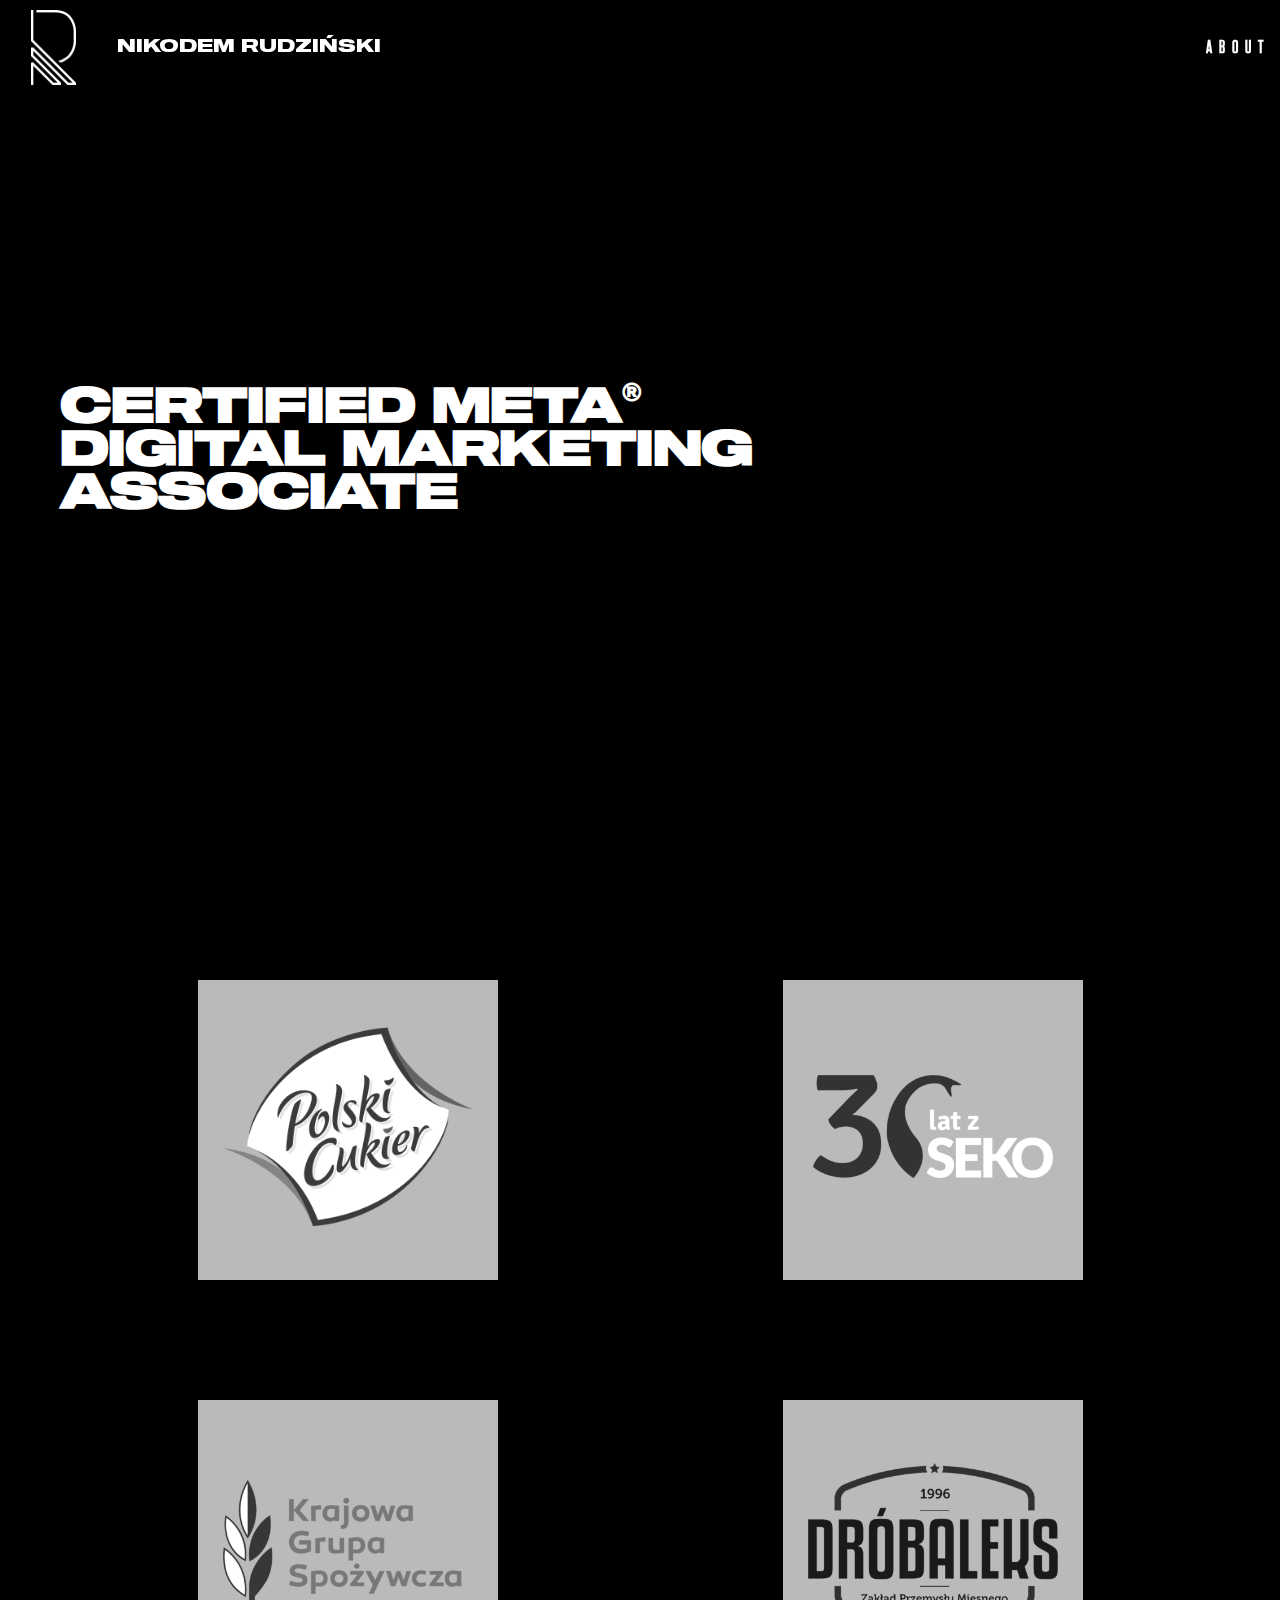
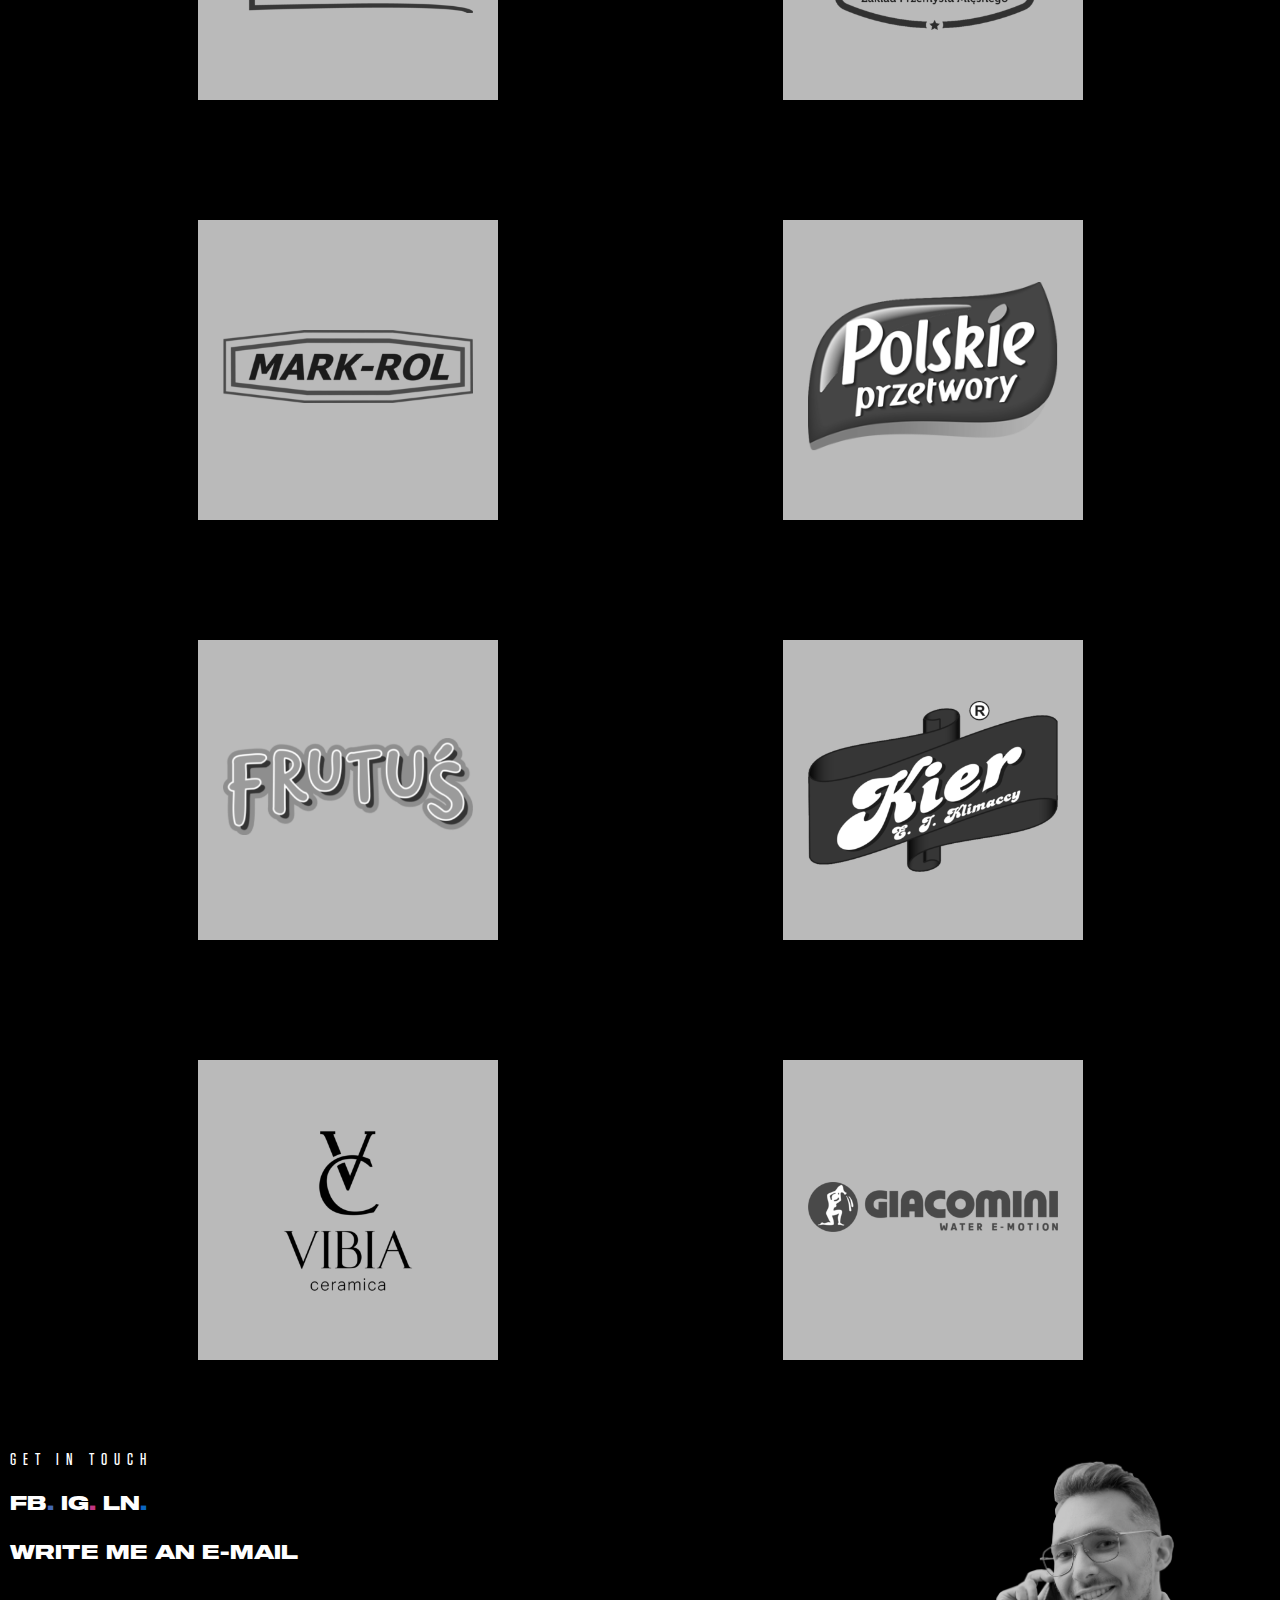
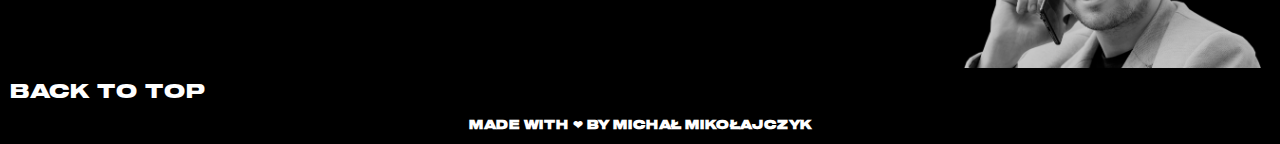
<file: index.html>
<!DOCTYPE html>
<html lang="en">
  <head>
    <meta charset="UTF-8" />
    <meta http-equiv="X-UA-Compatible" content="IE=edge" />
    <meta name="viewport" content="width=device-width, initial-scale=1.0" />
    <title>Nikodem Rudziński</title>
    <link rel="stylesheet" href="./style.css" type="text/css" />
    <link rel="icon" href="./img/favicon.ico" type="image/x-icon" />
  </head>
  <body class="body">
    <nav class="top-navigation">
      <div class="top-navigation__logo">
        <img src="./img/logo.webp" class="top-navigation__img" /><a
          class="top-navigation__name"
          >Nikodem Rudziński
        </a>
      </div>
      <a href="./about.html" class="top-navigation__anchor-about">About</a>
    </nav>
    <div id="top"></div>
    <main class="main-content">
      <div class="main-content__title">
        <div>
          <h1 class="title">
            Certified Meta<span class="small-top">®</span> <br />
            Digital Marketing <br />
            Associate
          </h1>
        </div>
      </div>
      <div class="main-content__brands">
        <div class="main-content__brand">
          <a target="_blank" href="https://www.facebook.com/polskicukierpl"
            ><img
              class="main-content__brand__img"
              src="./img/brands/2071.png"
            />
          </a>
        </div>
        <div class="main-content__brand">
          <a target="_blank" href="https://www.facebook.com/sekonafalismaku"
            ><img
              class="main-content__brand__img"
              src="./img/brands/30_SEKO_logo_w (1).png"
          /></a>
        </div>
        <div class="main-content__brand">
          <a
            target="_blank"
            href="https://www.facebook.com/krajowagrupaspozywcza"
            ><img
              class="main-content__brand__img"
              src="./img/brands/Krajowa Grupa Spożywcza_RGB.png"
          /></a>
        </div>
        <div class="main-content__brand">
          <a target="_blank" href="https://www.facebook.com/drobaleks"
            ><img
              class="main-content__brand__img"
              src="./img/brands/drobaleks_logo_v7_FINAL_FLAT-1.png"
          /></a>
        </div>
        <div class="main-content__brand">
          <a target="_blank" href="https://www.facebook.com/markrol.bydgoszcz"
            ><img
              class="main-content__brand__img"
              src="./img/brands/logo duże..png"
          /></a>
        </div>
        <div class="main-content__brand">
          <a target="_blank" href="https://www.facebook.com/PLPrzetwory"
            ><img
              class="main-content__brand__img"
              src="./img/brands/logo-big-new (1).png"
          /></a>
        </div>
        <div class="main-content__brand">
          <a target="_blank" href="https://www.facebook.com/frutus.soki"
            ><img
              class="main-content__brand__img"
              src="./img/brands/frutus-emblem.png   "
          /></a>
        </div>
        <div class="main-content__brand">
          <a target="_blank" href="https://www.facebook.com/KIERujsiesmakiem"
            ><img class="main-content__brand__img" src="./img/brands/logo.png"
          /></a>
        </div>
        <div class="main-content__brand">
          <a target="_blank" href="https://www.facebook.com/VibiaCeramica"
            ><img
              class="main-content__brand__img"
              src="./img/brands/VIBIA ceramica_LOGO_czarne_bez tła.png"
          /></a>
        </div>
        <div class="main-content__brand">
          <a
            target="_blank"
            href="https://www.linkedin.com/company/giacomini-pl/?viewAsMember=true&fbclid=IwAR2AeMqno2m22s0CyJQZJH7ZCjwa-pkY6yT_xiEr-Mfe6nBnDxfqaMiRfEU"
            ><img
              class="main-content__brand__img"
              src="./img/brands/GIACOMINI_marchio_CMYK.png"
          /></a>
        </div>
      </div>
    </main>
    <footer class="footer">
      <h4 class="footer__text">get in touch</h4>
      <div class="footer__media-container">
        <a
          class="footer__media-link--fb"
          target="_blank"
          href="https://www.facebook.com/dyzmaaa"
          >FB</a
        >
        <a
          class="footer__media-link--ig"
          target="_blank"
          href="https://www.instagram.com/sgtniker/"
          >IG</a
        >
        <a
          class="footer__media-link--ln"
          target="_blank"
          href="https://www.linkedin.com/in/nikodemrudzinski/"
          >LN</a
        >
      </div>
      <p><a href="mailto:#" class="footer__email">Write me an e-mail</a></p>
      <div class="container">
        <div class="footer__to-top">
          <p class="back-to-top">
            <a href="#top">back to top</a>
          </p>
        </div>
        <div class="footer__copyright">
          <h4 class="copyright">
            made with ❤ by
            <a href="mailto:m.michal2003@gmail.com">Michał Mikołajczyk</a>
          </h4>
        </div>
      </div>
    </footer>
    <script src="./index.js"></script>
  </body>
</html>
</file>
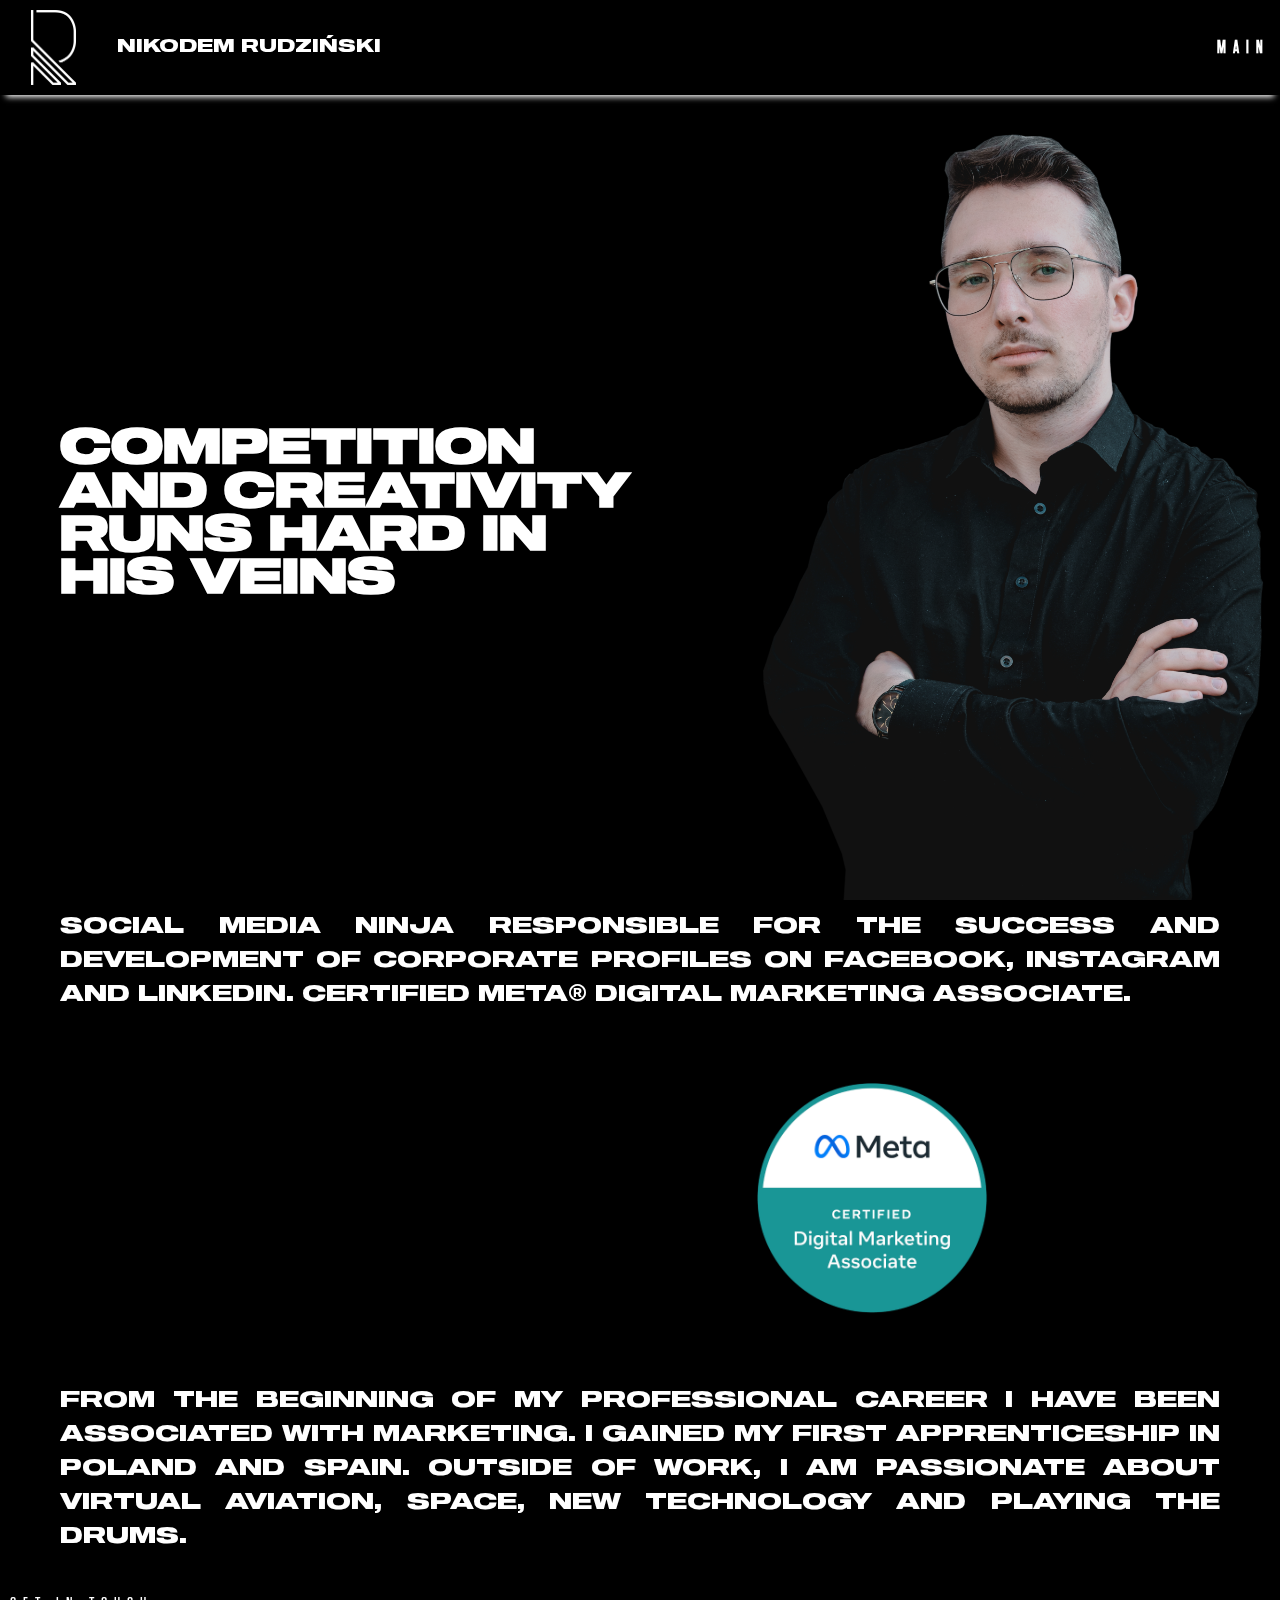
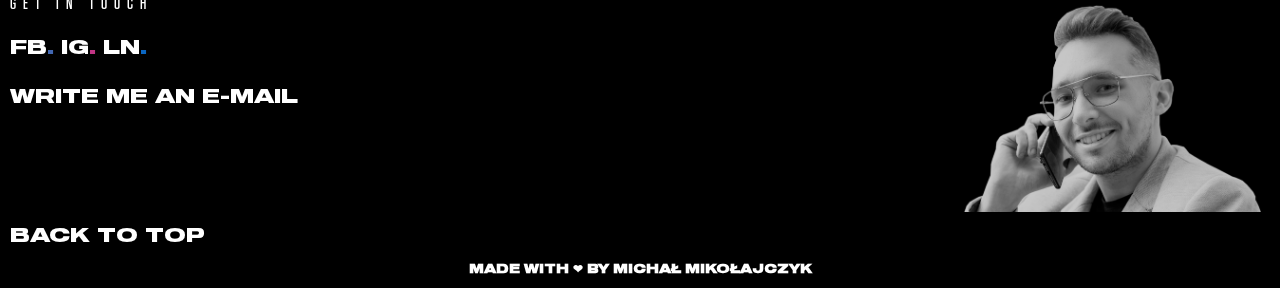
<file: about.html>
<!DOCTYPE html>
<html lang="en-US">
  <head>
    <meta charset="UTF-8" />
    <meta http-equiv="X-UA-Compatible" content="IE=edge" />
    <meta name="viewport" content="width=device-width, initial-scale=1.0" />
    <title>Nikodem Rudziński</title>
    <link rel="stylesheet" href="./style.css" type="text/css" />
    <link rel="icon" href="./img/favicon.ico" type="image/x-icon" />
  </head>
  <body class="body body--about">
    <nav class="top-navigation">
      <div class="top-navigation__logo">
        <img src="./img/logo.webp" class="top-navigation__img" /><a
          class="top-navigation__name"
          >Nikodem Rudziński</a
        >
      </div>
      <a href="./index.html" class="top-navigation__anchor-about">main</a>
    </nav>
    <main class="main-content main-content--about">
      <div class="main-content__title">
        <h1 class="title title--about">
          <span><br /><br /><br /></span>
          Competition<br />
          and creativity<br />
          runs hard in<br />
          his veins
        </h1>
      </div>
      <div class="main-content__bio">
        <span>
          Social Media Ninja responsible for the success and development of
          corporate profiles on Facebook, Instagram and LinkedIn. Certified
          Meta® Digital Marketing Associate.
        </span>
        <img src="./img/meta.png" class="meta" />
        <span>
          From the beginning of my professional career I have been associated
          with Marketing. I gained my first apprenticeship in Poland and Spain.
          Outside of work, I am passionate about virtual aviation, space, new
          technology and playing the drums.
        </span>
      </div>
    </main>
    <footer class="footer">
      <h4 class="footer__text">get in touch</h4>
      <div class="footer__media-container">
        <a
          class="footer__media-link--fb"
          target="_blank"
          href="https://www.facebook.com/dyzmaaa"
          >FB</a
        >
        <a
          class="footer__media-link--ig"
          target="_blank"
          href="https://www.instagram.com/sgtniker/"
          >IG</a
        >
        <a
          class="footer__media-link--ln"
          target="_blank"
          href="https://www.linkedin.com/in/nikodemrudzinski/"
          >LN</a
        >
      </div>
      <p><a href="mailto:#" class="footer__email">Write me an e-mail</a></p>
      <div class="container">
        <div class="footer__to-top">
          <p class="back-to-top"><a class="smooth" href="#">back to top</a></p>
        </div>
        <div class="footer__copyright">
          <h4 class="copyright">
            made with ❤ by
            <a href="mailto:m.michal2003@gmail.com">Michał Mikołajczyk</a>
          </h4>
        </div>
      </div>
    </footer>
    <script src="about.js"></script>
  </body>
</html>
</file>
<file: style.css>
@font-face{font-family:"Sequel";src:url(./fonts/Sequel100Black-85.ttf)}@font-face{font-family:"Tungsten";src:url(./fonts/tungsten-medium_bigfontsite.com.otf)}*{font-family:"Sequel";text-transform:uppercase;margin:0;scroll-behavior:smooth}.invert{filter:invert(1)}a{text-decoration:none;color:inherit}.body{transition:all .5s linear;background-color:#000;color:#fff}.body--about{background-image:url(./img/niko/IMG_8688.png);background-attachment:fixed;background-repeat:no-repeat;background-position:right;background-size:contain;-webkit-backdrop-filter:brightness(80%);backdrop-filter:brightness(80%)}.body--about .top-navigation{box-shadow:0px 8px 6px -6px #fff}.brightness{background-color:rgba(0,0,0,.5)}.backgroundWhite{background-color:#fff;color:#000}.top-navigation{display:flex;justify-content:space-between;align-items:center;background-color:transparent;position:fixed;width:100%;z-index:100;color:inherit;-webkit-backdrop-filter:blur(2px);backdrop-filter:blur(2px);box-shadow:0 8px 6px -6px #000}.top-navigation__name{font-size:.8em}.top-navigation__logo{display:flex;align-items:center;margin:10px}.top-navigation__img{margin-right:5px;height:50px;transition:.5s linear}.top-navigation__anchor-about{font-family:"Tungsten";letter-spacing:7px;font-size:.9em;font-weight:900;margin:10px}.title{line-height:.9;padding-left:10px;font-size:1.8em;color:inherit}.title--about{font-size:1.8em;line-height:.9}.small-top{font-size:.5em;vertical-align:text-top}.main-content{transition:.5s}.main-content__title{height:100vh;display:flex;align-items:center}.main-content__brands{display:flex;flex-wrap:wrap;justify-content:space-around;padding:10px;padding:20px 5px}.main-content__brand{display:flex;align-items:center;justify-content:center;filter:grayscale(1);margin:10px 0;background-color:#bababa;width:160px;height:160px}.main-content__brand__img{width:120px}.main-content .meta{width:25%;margin:30px 10px;display:block;margin-left:60%}.main-content__bio{padding:10px 10px 30px 10px;text-align:justify}.main-content__brand:hover{filter:none}.footer{background-image:url(./img/niko/Zdjecie\ -\ strona\ dol.png);background-size:cover;background-color:inherit;padding-top:10px}.footer__text{font-family:"Tungsten";letter-spacing:7px;font-size:.9em;font-weight:100;padding-left:10px}.footer__media-container{padding:20px 10px}.footer__media-link{margin-right:20px;font-size:1.5em}.footer__media-link--fb::after{content:".";color:#4267b2}.footer__media-link--ln::after{content:".";color:#0a66c2}.footer__media-link--ig::after{content:".";color:#c13584}.footer__email{padding:10px}.footer__to-top{margin-top:100px}.footer__to-top .back-to-top{color:inherit;padding:10px}.footer__copyright .copyright{text-align:center;font-size:.6em}.container{background-color:inherit;padding-bottom:10px;width:100%}@media only screen and (min-width: 400px){.footer{background-position-x:right;background-size:500px;background-repeat:no-repeat}}@media only screen and (min-width: 490px){.main-content__brand{width:220px;height:220px}}@media only screen and (min-width: 650px){.title{font-size:2.5em}.main-content__brand{width:250px;height:250px}.main-content__brand__img{width:200px}}@media only screen and (min-width: 700px){.title{font-size:2.5em}.main-content__bio{font-size:1.4em}.main-content__brand{width:250px;height:250px;margin:30px 10px}}@media only screen and (min-width: 800px){.title{font-size:3em}.main-content__brand{width:270px;height:270px;margin:30px 15px}}@media only screen and (min-width: 900px){.title{font-size:3em}.main-content__brand{width:300px;height:300px}}@media only screen and (min-width: 1000px){.main-content__brand{margin:30px 35px}.main-content__brand__img{width:200px}.footer{background-size:600px}}@media only screen and (min-width: 1100px){.main-content{padding:0px 50px}.main-content .meta{width:20%;margin-top:70px;margin-bottom:70px}.main-content__brand{width:300px;height:300px;margin:60px 50px}.main-content__brand__img{width:250px}.main-content__brand__bio{font-size:1.5em}.top-navigation__img{height:75px;margin-right:20px}.top-navigation__anchor-about,.top-navigation__name{font-size:1.1em}.footer{font-size:1.2em}}@media only screen and (min-width: 1400px){.main-content__brand{width:400px;height:400px;margin:60px 50px}.footer{padding-left:30px}.footer .container{padding-bottom:30px}}@media only screen and (min-width: 1800px){.main-content__brand{width:500px;height:500px;margin:80px 80px}}
</file>
